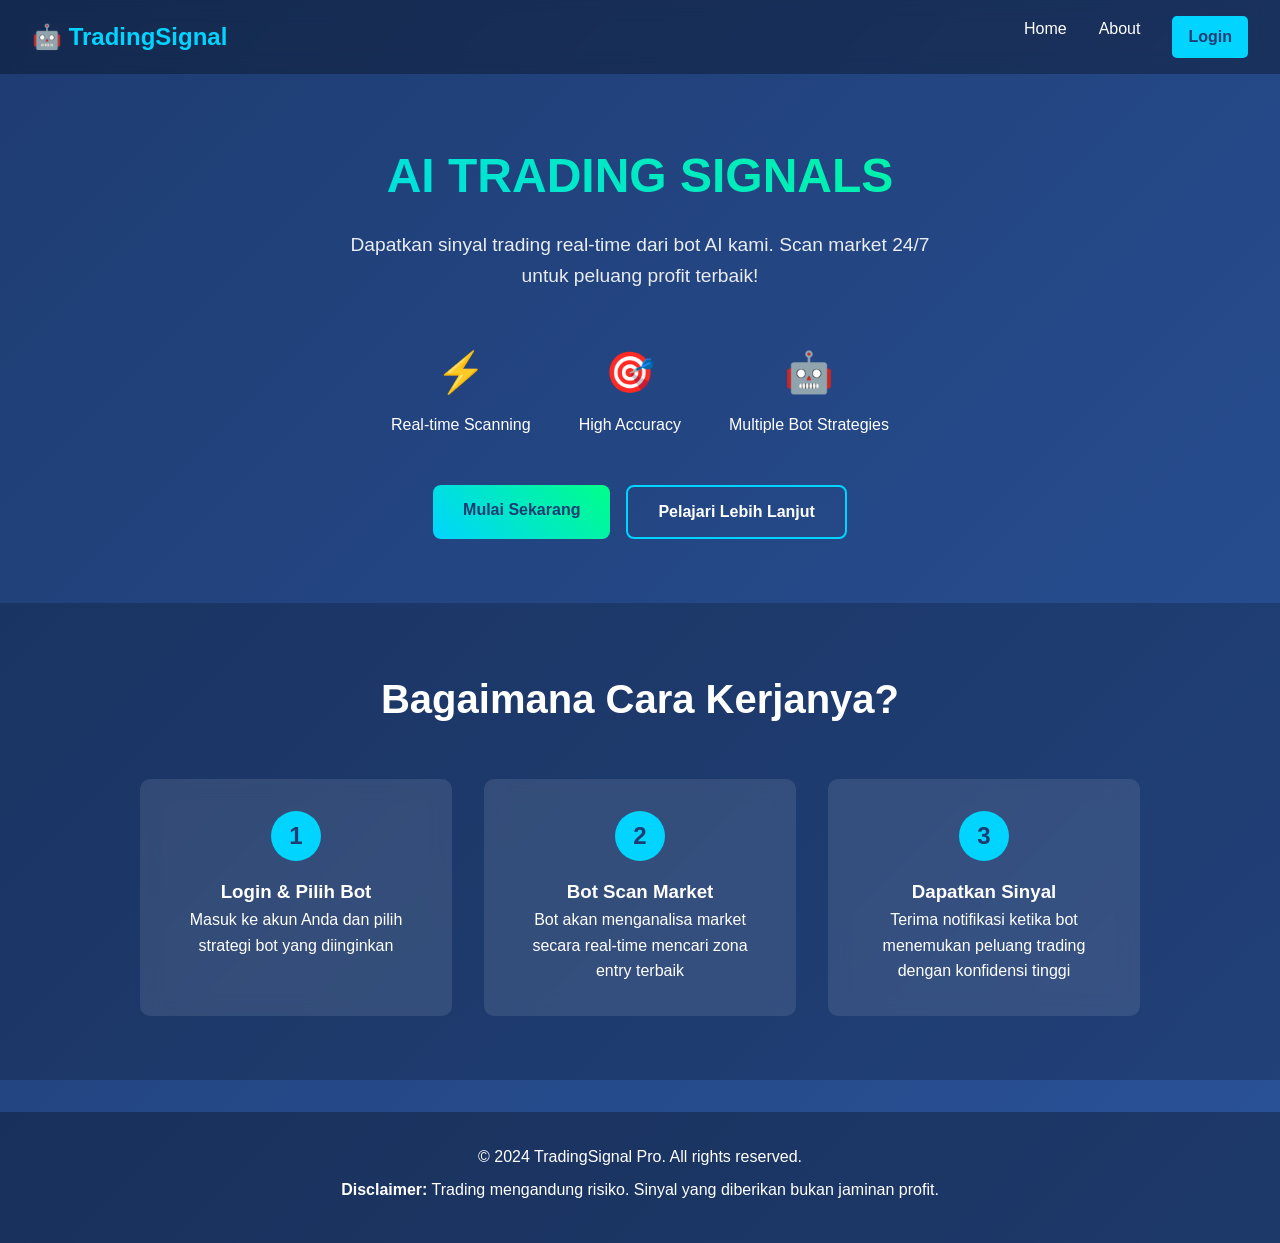
<file: index.html>
<!DOCTYPE html>
<html lang="id">
<head>
    <meta charset="UTF-8">
    <meta name="viewport" content="width=device-width, initial-scale=1.0">
    <title>Trading Signal Pro - AI Powered Signals</title>
    <link rel="stylesheet" href="css/style.css">
</head>
<body>
    <!-- Navigation -->
    <nav class="navbar">
        <div class="nav-brand">
            <h2>🤖 TradingSignal</h2>
        </div>
        <div class="nav-links">
            <a href="index.html">Home</a>
            <a href="about.html">About</a>
            <a href="login.html" class="login-btn">Login</a>
        </div>
    </nav>

    <!-- Hero Section -->
    <section class="hero">
        <div class="hero-content">
            <h1 class="hero-title">AI TRADING SIGNALS</h1>
            <p class="hero-subtitle">Dapatkan sinyal trading real-time dari bot AI kami. Scan market 24/7 untuk peluang profit terbaik!</p>
            
            <div class="hero-features">
                <div class="feature">
                    <span>⚡</span>
                    <p>Real-time Scanning</p>
                </div>
                <div class="feature">
                    <span>🎯</span>
                    <p>High Accuracy</p>
                </div>
                <div class="feature">
                    <span>🤖</span>
                    <p>Multiple Bot Strategies</p>
                </div>
            </div>

            <div class="hero-buttons">
                <a href="login.html" class="btn btn-primary">Mulai Sekarang</a>
                <a href="about.html" class="btn btn-secondary">Pelajari Lebih Lanjut</a>
            </div>
        </div>
    </section>

    <!-- How It Works -->
    <section class="how-it-works">
        <h2>Bagaimana Cara Kerjanya?</h2>
        <div class="steps">
            <div class="step">
                <div class="step-number">1</div>
                <h3>Login & Pilih Bot</h3>
                <p>Masuk ke akun Anda dan pilih strategi bot yang diinginkan</p>
            </div>
            <div class="step">
                <div class="step-number">2</div>
                <h3>Bot Scan Market</h3>
                <p>Bot akan menganalisa market secara real-time mencari zona entry terbaik</p>
            </div>
            <div class="step">
                <div class="step-number">3</div>
                <h3>Dapatkan Sinyal</h3>
                <p>Terima notifikasi ketika bot menemukan peluang trading dengan konfidensi tinggi</p>
            </div>
        </div>
    </section>

    <!-- Footer -->
    <footer class="footer">
        <p>&copy; 2024 TradingSignal Pro. All rights reserved.</p>
        <p><strong>Disclaimer:</strong> Trading mengandung risiko. Sinyal yang diberikan bukan jaminan profit.</p>
    </footer>

    <script src="js/auth.js"></script>
</body>
</html>
</file>
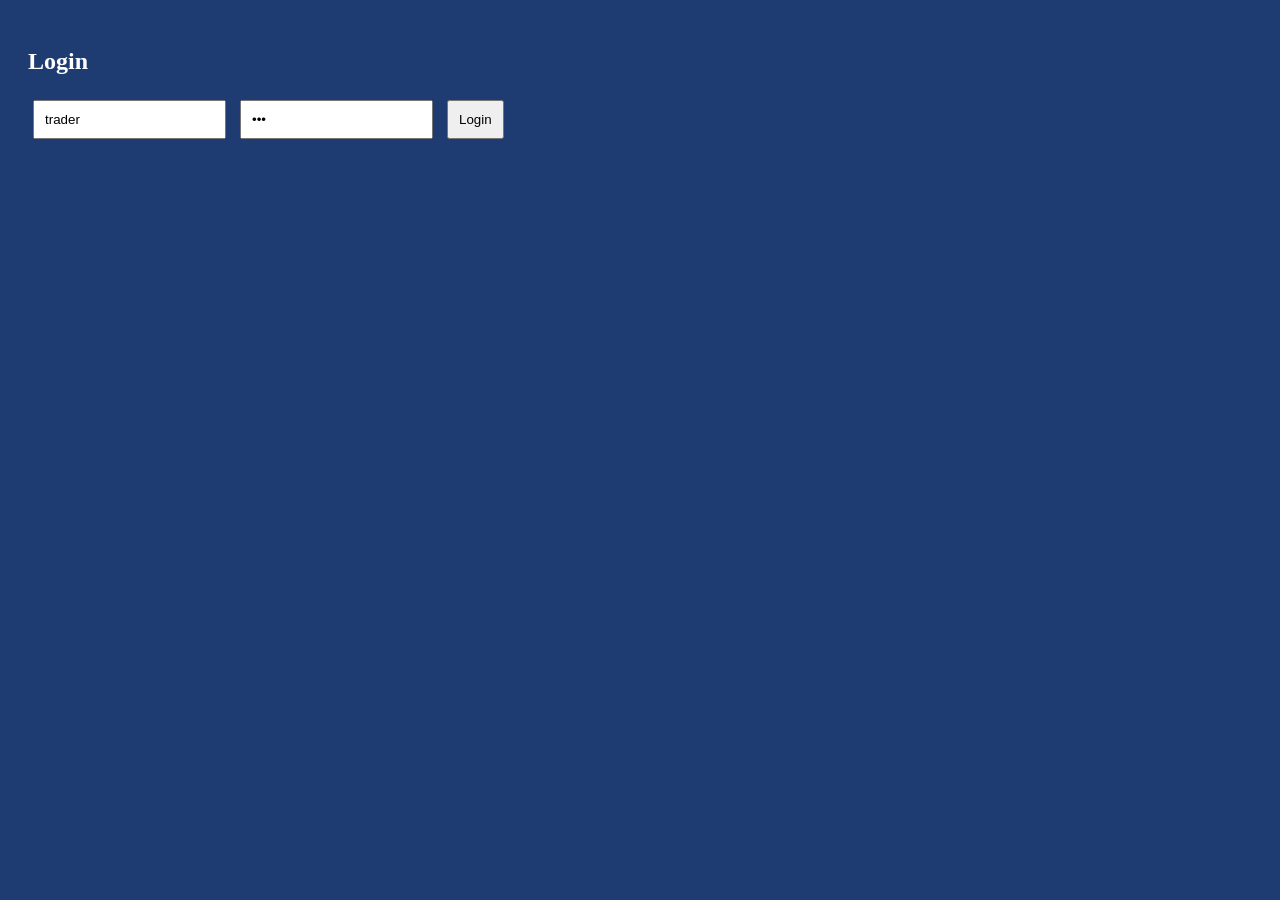
<file: dashboard.html>
<!DOCTYPE html>
<html lang="id">
<head>
    <meta charset="UTF-8">
    <meta name="viewport" content="width=device-width, initial-scale=1.0">
    <title>Dashboard - Trading Signal Pro</title>
    <link rel="stylesheet" href="css/style.css">
    <style>
        .dashboard-header {
            text-align: center;
            padding: 2rem;
            background: rgba(0, 0, 0, 0.3);
            margin-bottom: 2rem;
        }
        
        .welcome-message {
            font-size: 1.5rem;
            margin-bottom: 1rem;
        }
        
        .dashboard-stats {
            display: grid;
            grid-template-columns: repeat(auto-fit, minmax(200px, 1fr));
            gap: 1rem;
            margin: 2rem 0;
            padding: 0 1rem;
        }
        
        .stat-card {
            background: rgba(255, 255, 255, 0.1);
            padding: 1.5rem;
            border-radius: 10px;
            text-align: center;
            backdrop-filter: blur(10px);
        }
        
        .stat-number {
            font-size: 2rem;
            font-weight: bold;
            color: #00d4ff;
            display: block;
        }
        
        .dashboard-actions {
            display: grid;
            grid-template-columns: repeat(auto-fit, minmax(250px, 1fr));
            gap: 1.5rem;
            padding: 0 1rem;
            margin-top: 3rem;
        }
        
        .action-card {
            background: rgba(255, 255, 255, 0.1);
            padding: 2rem;
            border-radius: 15px;
            text-align: center;
            cursor: pointer;
            transition: all 0.3s;
            backdrop-filter: blur(10px);
            border: 2px solid transparent;
        }
        
        .action-card:hover {
            transform: translateY(-5px);
            border-color: #00d4ff;
            background: rgba(0, 212, 255, 0.1);
        }
        
        .action-icon {
            font-size: 3rem;
            margin-bottom: 1rem;
        }
        
        .logout-btn {
            background: #ff4444;
            margin-top: 2rem;
        }
        
        .logout-btn:hover {
            background: #cc0000;
        }
    </style>
</head>
<body onload="loadDashboard()">
    <!-- Navigation -->
    <nav class="navbar">
        <div class="nav-brand">
            <h2>🤖 TradingSignal</h2>
        </div>
        <div class="nav-links">
            <span class="username-display">Trader</span>
            <a href="index.html">Home</a>
            <button onclick="logout()" class="btn logout-btn">Logout</button>
        </div>
    </nav>

    <!-- Dashboard Header -->
    <section class="dashboard-header">
        <h1>Dashboard Trading</h1>
        <div class="welcome-message">
            Selamat datang, <span class="username-display">Trader</span>! 👋
        </div>
        <p>Kelola sinyal trading dan bot AI Anda dari sini</p>
    </section>

    <!-- Statistics -->
    <div class="dashboard-stats">
        <div class="stat-card">
            <span class="stat-number">0</span>
            <span>Signals Today</span>
        </div>
        <div class="stat-card">
            <span class="stat-number">0%</span>
            <span>Success Rate</span>
        </div>
        <div class="stat-card">
            <span class="stat-number">0</span>
            <span>Active Bots</span>
        </div>
        <div class="stat-card">
            <span class="stat-number">$0</span>
            <span>Potential Profit</span>
        </div>
    </div>

    <!-- Action Cards -->
    <div class="dashboard-actions">
        <div class="action-card" onclick="goToBotSelection()">
            <div class="action-icon">🤖</div>
            <h3>Pilih Bot Trading</h3>
            <p>Pilih strategi bot AI untuk scan market</p>
        </div>
        
        <div class="action-card" onclick="goToSignalPage()">
            <div class="action-icon">🎯</div>
            <h3>Lihat Sinyal</h3>
            <p>Lihat sinyal trading yang ditemukan bot</p>
        </div>
        
        <div class="action-card" onclick="showHistory()">
            <div class="action-icon">📊</div>
            <h3>Riwayat Trading</h3>
            <p>Lihat history sinyal sebelumnya</p>
        </div>
        
        <div class="action-card" onclick="showSettings()">
            <div class="action-icon">⚙️</div>
            <h3>Settings</h3>
            <p>Atur preferensi trading Anda</p>
        </div>
    </div>

    <!-- Demo Message -->
    <div style="text-align: center; margin-top: 3rem; padding: 1rem; background: rgba(255, 255, 255, 0.1); border-radius: 10px; max-width: 600px; margin-left: auto; margin-right: auto;">
        <h3>🚀 Fitur Dalam Pengembangan</h3>
        <p>Website ini masih dalam tahap development. Fitur real trading signals akan segera hadir!</p>
    </div>

    <script src="js/auth.js"></script>
    <script>
        function loadDashboard() {
            displayUsername();
            console.log('📊 Dashboard loaded for:', localStorage.getItem('username'));
        }
        
        function goToBotSelection() {
            window.location.href = 'bot-selection.html';
        }
        
        function goToSignalPage() {
            window.location.href = 'signal-page.html';
        }
        
        function showHistory() {
            alert('📊 Fitur riwayat trading akan datang!');
        }
        
        function showSettings() {
            alert('⚙️ Fitur settings akan datang!');
        }
    </script>
</body>
</html>
</file>
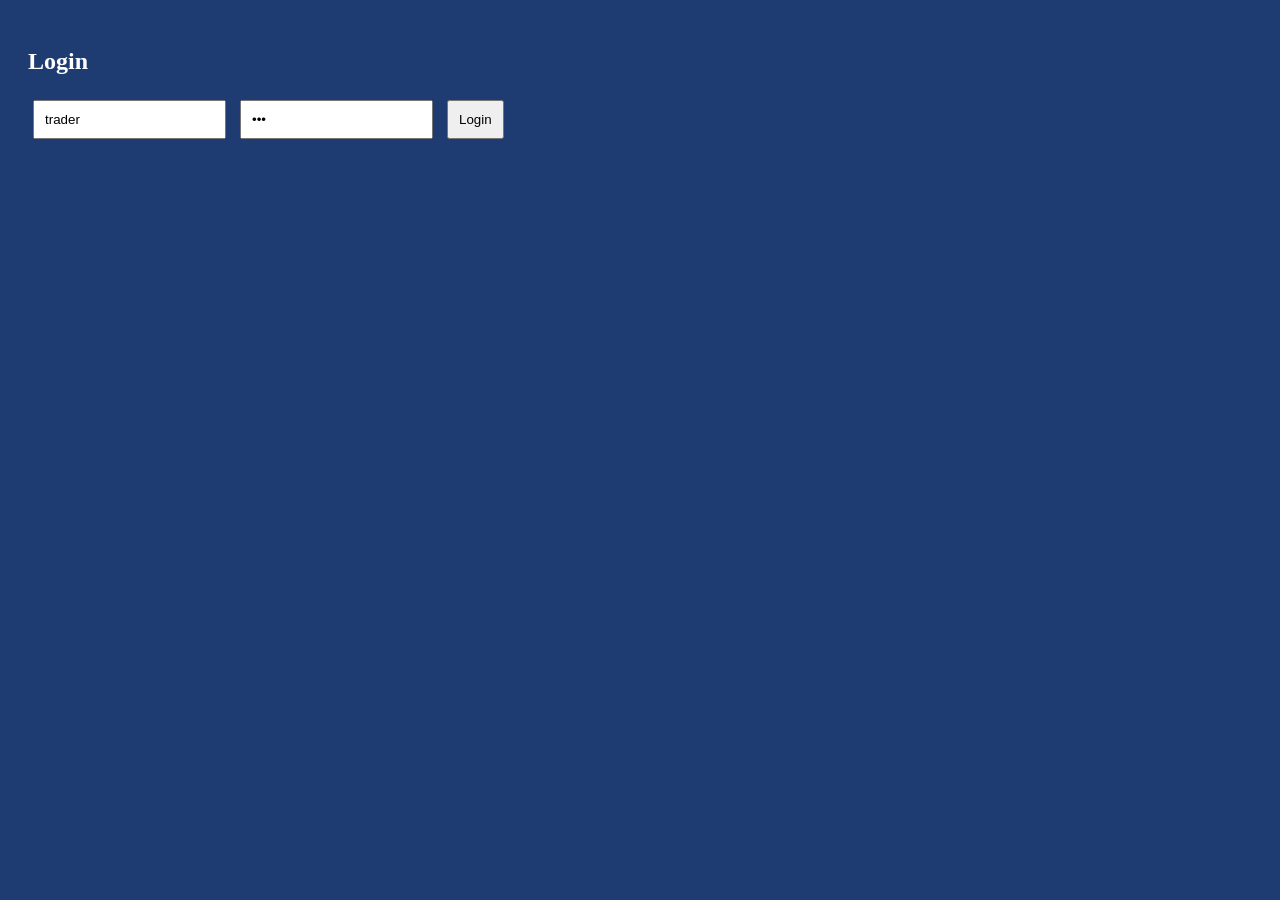
<file: login.html>
<!DOCTYPE html>
<html>
<head>
    <title>Login Simple</title>
    <style>
        body { background: #1e3c72; color: white; padding: 20px; }
        input, button { padding: 10px; margin: 5px; }
    </style>
</head>
<body>
    <h2>Login</h2>
    <input type="text" id="username" placeholder="Username" value="trader">
    <input type="password" id="password" placeholder="Password" value="123">
    <button onclick="login()">Login</button>
    
    <script>
        function login() {
            localStorage.setItem('isLoggedIn', 'true');
            localStorage.setItem('username', 'trader');
            alert('Login berhasil!');
            window.location.href = 'dashboard.html';
        }
    </script>
</body>
</html>
</file>
<file: css/style.css>
/* Reset & Global Styles */
* {
    margin: 0;
    padding: 0;
    box-sizing: border-box;
}

body {
    font-family: 'Segoe UI', Tahoma, Geneva, Verdana, sans-serif;
    background: linear-gradient(135deg, #1e3c72 0%, #2a5298 100%);
    color: white;
    line-height: 1.6;
    min-height: 100vh;
}

/* Navigation */
.navbar {
    display: flex;
    justify-content: space-between;
    align-items: center;
    padding: 1rem 2rem;
    background: rgba(0, 0, 0, 0.3);
    backdrop-filter: blur(10px);
}

.nav-brand h2 {
    color: #00d4ff;
}

.nav-links {
    display: flex;
    gap: 2rem;
}

.nav-links a {
    color: white;
    text-decoration: none;
    transition: color 0.3s;
}

.nav-links a:hover {
    color: #00d4ff;
}

.login-btn {
    background: #00d4ff;
    padding: 0.5rem 1rem;
    border-radius: 5px;
    color: #1e3c72 !important;
    font-weight: bold;
}

/* Hero Section */
.hero {
    padding: 4rem 2rem;
    text-align: center;
}

.hero-title {
    font-size: 3rem;
    margin-bottom: 1rem;
    background: linear-gradient(45deg, #00d4ff, #00ff88);
    -webkit-background-clip: text;
    -webkit-text-fill-color: transparent;
}

.hero-subtitle {
    font-size: 1.2rem;
    margin-bottom: 2rem;
    opacity: 0.9;
    max-width: 600px;
    margin-left: auto;
    margin-right: auto;
}

.hero-features {
    display: flex;
    justify-content: center;
    gap: 3rem;
    margin: 3rem 0;
}

.feature {
    text-align: center;
}

.feature span {
    font-size: 2.5rem;
    display: block;
    margin-bottom: 0.5rem;
}

.hero-buttons {
    display: flex;
    gap: 1rem;
    justify-content: center;
    flex-wrap: wrap;
}

/* Buttons */
.btn {
    padding: 12px 30px;
    border: none;
    border-radius: 8px;
    text-decoration: none;
    font-weight: bold;
    cursor: pointer;
    transition: all 0.3s;
    display: inline-block;
}

.btn-primary {
    background: linear-gradient(45deg, #00d4ff, #00ff88);
    color: #1e3c72;
}

.btn-primary:hover {
    transform: translateY(-2px);
    box-shadow: 0 5px 15px rgba(0, 212, 255, 0.4);
}

.btn-secondary {
    background: transparent;
    color: white;
    border: 2px solid #00d4ff;
}

.btn-secondary:hover {
    background: #00d4ff;
    color: #1e3c72;
}

/* How It Works */
.how-it-works {
    padding: 4rem 2rem;
    background: rgba(0, 0, 0, 0.2);
    text-align: center;
}

.how-it-works h2 {
    font-size: 2.5rem;
    margin-bottom: 3rem;
}

.steps {
    display: grid;
    grid-template-columns: repeat(auto-fit, minmax(250px, 1fr));
    gap: 2rem;
    max-width: 1000px;
    margin: 0 auto;
}

.step {
    background: rgba(255, 255, 255, 0.1);
    padding: 2rem;
    border-radius: 10px;
    backdrop-filter: blur(10px);
}

.step-number {
    width: 50px;
    height: 50px;
    background: #00d4ff;
    border-radius: 50%;
    display: flex;
    align-items: center;
    justify-content: center;
    font-size: 1.5rem;
    font-weight: bold;
    margin: 0 auto 1rem;
    color: #1e3c72;
}

/* Login Section */
.login-section {
    display: flex;
    justify-content: center;
    align-items: center;
    min-height: 80vh;
    padding: 2rem;
}

.login-container {
    background: rgba(255, 255, 255, 0.1);
    padding: 3rem;
    border-radius: 15px;
    backdrop-filter: blur(10px);
    width: 100%;
    max-width: 400px;
    box-shadow: 0 10px 30px rgba(0, 0, 0, 0.3);
}

.login-header {
    text-align: center;
    margin-bottom: 2rem;
}

.login-header h2 {
    margin-bottom: 0.5rem;
}

/* Form Styles */
.form-group {
    margin-bottom: 1.5rem;
}

.form-group label {
    display: block;
    margin-bottom: 0.5rem;
    font-weight: bold;
}

.form-group input {
    width: 100%;
    padding: 12px;
    border: none;
    border-radius: 8px;
    background: rgba(255, 255, 255, 0.9);
    font-size: 1rem;
}

.form-group input:focus {
    outline: 2px solid #00d4ff;
}

.btn-login {
    width: 100%;
    margin-top: 1rem;
}

/* Demo Account */
.demo-account {
    margin-top: 2rem;
    padding: 1rem;
    background: rgba(0, 212, 255, 0.2);
    border-radius: 8px;
    text-align: center;
}

.demo-account h4 {
    margin-bottom: 0.5rem;
}

/* Footer */
.footer {
    text-align: center;
    padding: 2rem;
    background: rgba(0, 0, 0, 0.3);
    margin-top: 2rem;
}

.footer p {
    margin-bottom: 0.5rem;
}

/* Responsive Design */
@media (max-width: 768px) {
    .hero-title {
        font-size: 2rem;
    }
    
    .hero-features {
        flex-direction: column;
        gap: 1.5rem;
    }
    
    .nav-links {
        gap: 1rem;
    }
    
    .steps {
        grid-template-columns: 1fr;
    }
}
</file>
